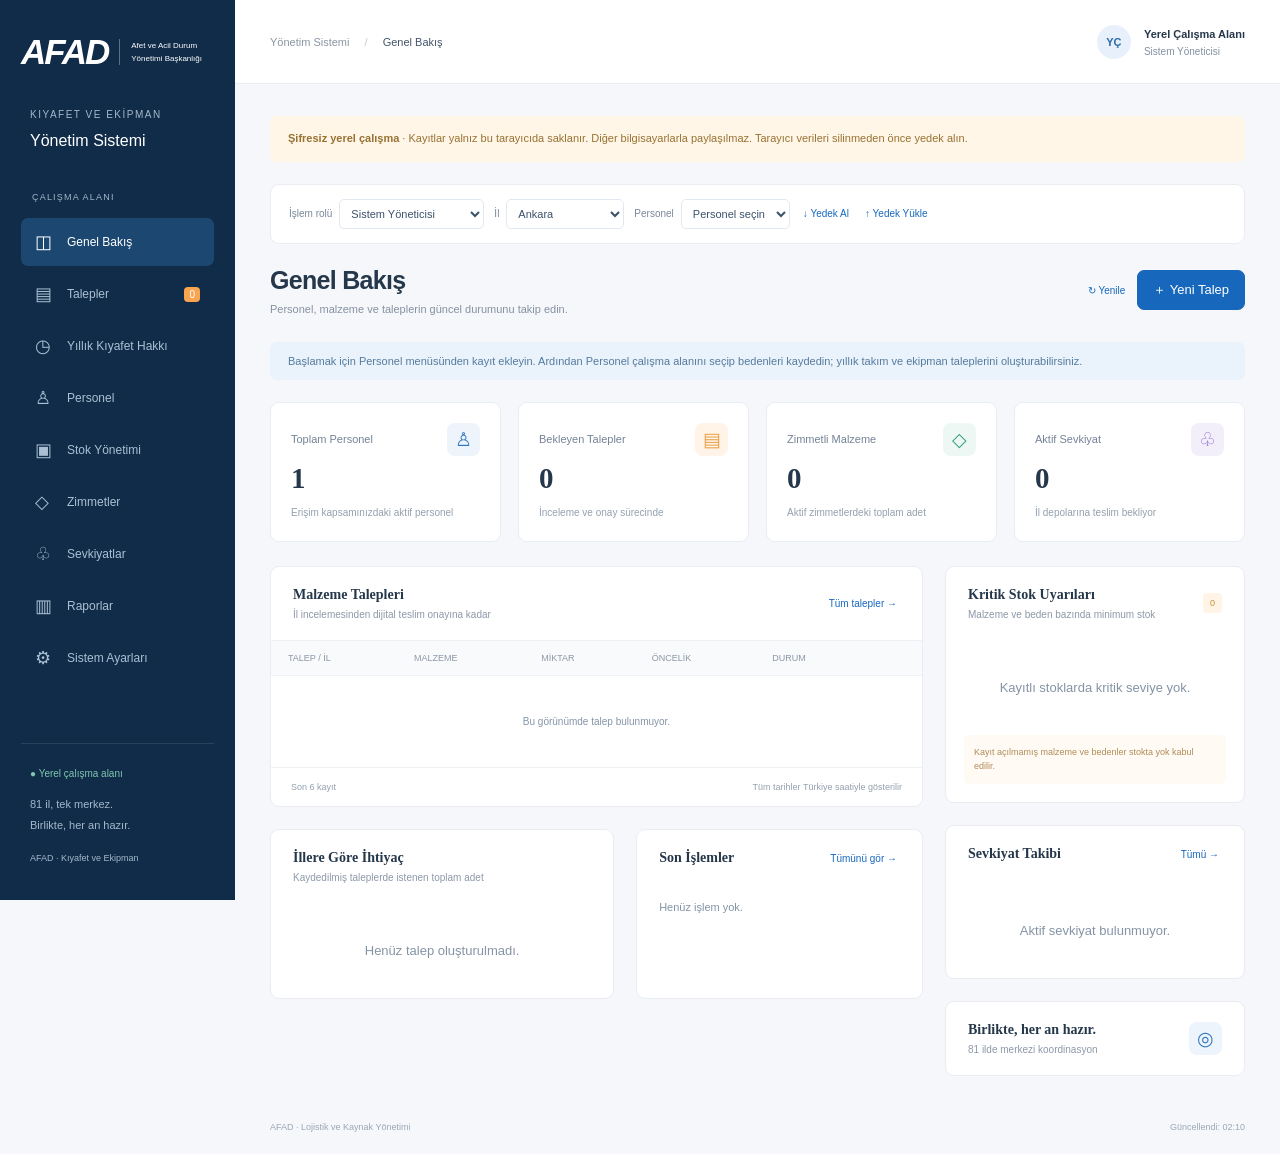
<file: index.html>
<!doctype html><html lang="tr"><head><meta charset="utf-8"><meta name="viewport" content="width=device-width,initial-scale=1"><meta name="description" content="AFAD personel kıyafet, ekipman, stok ve zimmet yönetimi"><title>AFAD · Kıyafet ve Ekipman Yönetimi</title><link rel="stylesheet" href="./static/style.css?v=local-2"></head><body data-local-mode="true"><div id="login-view" class="login-wrap" hidden></div><div id="app" hidden><aside><a class="brand" href="./">AFAD<span>Afet ve Acil Durum<br>Yönetimi Başkanlığı</span></a><div class="system">KIYAFET VE EKİPMAN<br><b>Yönetim Sistemi</b></div><small>ÇALIŞMA ALANI</small><nav id="nav" aria-label="Ana menü"></nav><div class="aside-bottom"><div class="online">● Yerel çalışma alanı</div><p>81 il, tek merkez.<br>Birlikte, her an hazır.</p><small>AFAD · Kıyafet ve Ekipman</small></div></aside><div class="shell"><header><div class="crumb">Yönetim Sistemi <span>/</span> <b id="crumb">Genel Bakış</b></div><div class="head-right"><div class="avatar" id="avatar"></div><div><b id="user-name"></b><small id="user-role"></small></div><button data-action="password" class="link">Parola</button><button data-action="logout" class="link">Çıkış</button></div></header><main id="main" aria-live="polite"></main><footer><span>AFAD · Lojistik ve Kaynak Yönetimi</span><span id="updated"></span></footer></div></div><dialog id="modal" aria-labelledby="dialog-title"></dialog><div id="toast" role="status"></div><script src="./static/local-store.js?v=local-2" defer></script><script src="./static/app.js?v=local-2" defer></script></body></html>
</file>
<file: static/style.css>
:root{--blue:#1768bd;--navy:#102e4b;--muted:#7c8798;--line:#e9edf2;--bg:#f5f7fa}*{box-sizing:border-box}body{margin:0;background:var(--bg);font:13px 'DM Sans',Arial,sans-serif;color:#25374a}button,input,select,textarea{font:inherit}button,a,select{cursor:pointer}button{border:1px solid #dfe5ed;border-radius:7px;background:white;padding:10px 15px;color:#42546a}button:hover{background:#f0f5fb}a{text-decoration:none;color:inherit}aside{position:fixed;inset:0 auto 0 0;width:235px;background:#102c49;color:#a5b8cb;padding:32px 21px;display:flex;flex-direction:column}.brand{display:flex;gap:11px;align-items:center;color:white;font:bold italic 35px Arial;letter-spacing:-2px}.brand span{font:8px/1.65 Arial;letter-spacing:0;border-left:1px solid #5b7187;padding-left:11px}.system{font-size:10px;letter-spacing:1.5px;line-height:2;margin:33px 9px 35px}.system b{font-size:16px;color:#fff;letter-spacing:0;font-weight:500}aside small{font-size:9px;letter-spacing:1.2px;margin:0 11px 12px}nav button{display:flex;align-items:center;gap:12px;width:100%;margin:4px 0;padding:13px 14px;color:#abc0d4;background:transparent;border:0;text-align:left;font-size:12px}nav button.active{background:#1c4770;color:white}nav button:hover{background:#193c5d}nav button span{font-size:18px;width:20px}nav em{margin-left:auto;background:#f9a451;color:#fff;font-size:10px;font-style:normal;border-radius:4px;padding:2px 5px}.aside-bottom{margin-top:auto;padding:20px 9px 0;border-top:1px solid #29415b;font-size:11px;line-height:1.9}.aside-bottom small{margin:0;font-size:9px;letter-spacing:0}.online{color:#80c7b0;font-size:10px}.shell{margin-left:235px}header{height:84px;background:white;border-bottom:1px solid var(--line);padding:0 35px;display:flex;align-items:center;justify-content:space-between}.crumb{font-size:11px;color:#8995a3}.crumb span{margin:0 12px;color:#c5ccd5}.crumb b{color:#44546a;font-weight:500}.head-right{display:flex;gap:13px;align-items:center}.head-right b{font-size:11px}.head-right select{display:block;border:0;color:#8291a1;font-size:10px;background:white;padding:3px 0}.demo{font-size:9px;color:#7a899b;border:1px solid #e6ebf1;padding:5px 8px;border-radius:4px}.avatar{background:#e8f1fb;color:#2969a5;border-radius:50%;width:34px;height:34px;display:grid;place-items:center;font-weight:700;font-size:11px}.icon{position:relative;border:0;font-size:21px;margin-right:10px}.icon i{position:absolute;right:14px;top:9px;width:5px;height:5px;background:#ee8d51;border-radius:50%}main{padding:32px 35px 24px;max-width:1600px;margin:auto}.title-row{display:flex;justify-content:space-between;align-items:center;margin-bottom:27px}h1{font:800 25px Manrope,Arial;margin:0 0 8px;letter-spacing:-.7px}.subtitle{margin:0;color:#8591a0;font-size:11px}.actions{display:flex;gap:9px}.primary{background:var(--blue);border-color:var(--blue);color:#fff}.primary:hover{background:#12579f}.date{font-size:11px;padding:10px 14px}.stats{display:grid;grid-template-columns:repeat(4,1fr);gap:17px;margin-bottom:24px}.stat{background:white;border:1px solid var(--line);border-radius:9px;padding:20px}.stat-top{display:flex;align-items:center;justify-content:space-between;color:#748396;font-size:11px}.stat-icon{width:33px;height:33px;display:grid;place-items:center;border-radius:8px;font-size:19px;color:#3379bf;background:#edf4fc}.stat:nth-child(2) .stat-icon{background:#fff4e7;color:#eaa149}.stat:nth-child(3) .stat-icon{background:#edf8f4;color:#369d79}.stat:nth-child(4) .stat-icon{background:#f2effb;color:#8c6dcc}.number{font:800 29px Manrope;margin:6px 0 10px}.stat-note{font-size:10px;color:#93a0af}.green{color:#3b9a78}.orange{color:#d89037}.grid{display:grid;grid-template-columns:minmax(0,1fr) 300px;gap:22px}.card{background:white;border:1px solid var(--line);border-radius:9px;overflow:hidden;margin-bottom:22px}.card-head{padding:20px 22px;display:flex;justify-content:space-between;align-items:center}.card h2{font:800 14px Manrope;margin:0}.card-head p{font-size:10px;color:#8c98a8;margin:6px 0 0}.link{border:0;color:var(--blue);padding:3px;font-size:10px;background:none}.tabs{display:flex;gap:23px;border-bottom:1px solid var(--line);padding:0 22px}.tab{background:none;border:0;border-radius:0;padding:0 0 13px;font-size:11px;color:#8693a2}.tab.selected{border-bottom:2px solid var(--blue);color:var(--blue)}.tab span{font-size:9px;background:#f0f3f7;padding:2px 5px;border-radius:4px;margin-left:4px}.toolbar{padding:15px 20px;display:flex;justify-content:space-between;gap:10px}.search{border:1px solid #e5eaf0;border-radius:6px;padding:9px 12px;width:250px;font-size:10px;background:#fff}.toolbar select{border:1px solid #e5eaf0;padding:8px;border-radius:5px;background:#fff;color:#788799;font-size:10px}table{width:100%;border-collapse:collapse;text-align:left}th{background:#f9fafc;color:#8a96a5;font-size:9px;font-weight:500;padding:12px 17px;border-block:1px solid #eef1f5}td{padding:15px 17px;border-bottom:1px solid #f0f3f6;font-size:10px;white-space:nowrap}td b{font-size:10px;font-weight:600}td small{display:block;color:#95a0ae;font-size:9px;margin-top:4px}.request-id{color:#527da3;font-size:9px}.badge{display:inline-block;border-radius:4px;padding:5px 7px;font-size:9px;background:#fff4e5;color:#c88e37}.badge.Onaylandı,.badge.Teslim{background:#eaf6f1;color:#388f71}.badge.Sevkiyatta{background:#edf3fd;color:#447cc0}.badge.Reddedildi{background:#fdeeed;color:#c96662}.priority{font-size:9px}.dot{display:inline-block;width:5px;height:5px;background:#e49454;border-radius:50%;margin-right:5px}.dot.normal{background:#65a0ca}.row-action{border:0;background:none;padding:0;font-size:17px;color:#8795a4}.table-foot{padding:14px 20px;display:flex;justify-content:space-between;color:#93a0ae;font-size:9px}.pages button{font-size:9px;padding:4px 7px;margin-left:4px}.pages .current{background:#edf4fd;color:var(--blue);border-color:#edf4fd}.stock-item{padding:0 21px 19px}.stock-line{display:flex;justify-content:space-between;font-size:10px;margin-bottom:9px}.stock-line small{color:#a0a9b4;font-size:9px}.bar{height:5px;background:#f0f2f5;border-radius:3px}.bar i{display:block;height:100%;border-radius:3px;background:#eca867}.stock-bottom{display:flex;justify-content:space-between;color:#9aa6b4;font-size:9px;margin-top:7px}.stock-bottom b{color:#d79552;font-weight:500}.card-note{font-size:9px;background:#fffbf4;margin:0 18px 18px;padding:10px;border-radius:5px;color:#af8b57;line-height:1.6}.shipment{padding:0 21px 18px;display:flex;gap:12px}.truck{background:#eff5fc;border-radius:7px;width:33px;height:33px;display:grid;place-items:center;color:#4783bc}.shipment b{font-size:10px}.shipment p{font-size:9px;color:#97a3b1;margin:5px 0}.shipment .badge{font-size:8px;padding:3px 5px}.bottom-grid{display:grid;grid-template-columns:1.2fr 1fr;gap:22px}.chart{height:140px;display:flex;align-items:end;justify-content:space-around;margin:0 22px 22px;border-bottom:1px solid #edf0f5;gap:16px}.chart-col{height:100%;flex:1;display:flex;flex-direction:column;justify-content:end;align-items:center;position:relative}.chart-col i{width:65%;background:#d9e8f8;border-radius:4px 4px 0 0;min-height:10px}.chart-col:nth-child(2) i{background:#2473c4}.chart-col small{font-size:9px;position:absolute;bottom:-19px;color:#8998a9}.chart-col b{font-size:9px;color:#7c91a8;margin-bottom:5px}.activities{padding:0 22px 6px}.activity{display:flex;gap:12px;margin-bottom:16px}.activity i{width:7px;height:7px;border-radius:50%;background:#6c9fd2;margin-top:4px;flex-shrink:0}.activity p{font-size:10px;margin:0;line-height:1.5}.activity small{font-size:9px;color:#a1abb8}footer{padding:0 35px 22px;display:flex;justify-content:space-between;color:#9aa7b7;font-size:9px}footer b{color:#6ba68d;margin-left:14px;font-weight:400}dialog{border:0;border-radius:12px;padding:28px;width:540px;max-width:94vw;box-shadow:0 20px 100px #0b21383b}dialog::backdrop{background:#0c23385e}dialog h2{margin:0 0 8px;font:800 19px Manrope}dialog p{color:#8592a3;font-size:12px;line-height:1.7}.field{margin:16px 0}.field label{display:block;font-size:11px;margin-bottom:6px}.field input,.field select,.field textarea{width:100%;border:1px solid #dce3ed;border-radius:6px;padding:10px;background:#fff}.modal-actions{display:flex;justify-content:end;gap:8px;margin-top:22px}.empty{padding:40px;text-align:center;color:#8494a6}#toast{display:none;position:fixed;bottom:25px;right:30px;background:#183f5f;color:white;padding:14px 22px;border-radius:8px;z-index:5}.profile{padding:25px;display:grid;grid-template-columns:repeat(3,1fr);gap:24px}.profile small{display:block;color:#94a1b1;margin-bottom:6px}.notice{background:#eaf2fb;color:#547b9e;padding:13px 18px;border-radius:7px;font-size:11px;margin-bottom:22px}@media(min-width:1500px){main{padding-top:40px}.stat{padding:24px}td{padding:19px 20px}}@media(max-width:1150px){aside{width:200px;padding:25px 14px}.shell{margin-left:200px}main{padding:25px 20px}.grid{grid-template-columns:minmax(0,1fr)}.right-col{display:grid;grid-template-columns:1fr 1fr;gap:20px}.stats{gap:10px}.stat{padding:15px}header{padding:0 20px}.card{overflow:auto}}@media(max-width:700px){aside{position:static;width:100%;padding:15px}.brand{font-size:28px}.system,aside>small,.aside-bottom{display:none}nav{display:flex;overflow:auto;margin-top:15px}nav button{white-space:nowrap;width:auto;flex-shrink:0;padding:10px}.shell{margin:0}header{height:70px}.crumb,.demo{display:none}.head-right{margin-left:auto}main{padding:24px 15px}.title-row{align-items:start;gap:12px}h1{font-size:21px}.actions .date{display:none}.stats{grid-template-columns:1fr 1fr}.number{font-size:25px}.right-col,.bottom-grid{display:block}.toolbar{flex-wrap:wrap}.search{width:100%}footer{padding:0 15px 20px;gap:20px}.profile{grid-template-columns:1fr 1fr}}
[hidden]{display:none!important}.login-wrap{min-height:100vh;display:grid;place-items:center;background:linear-gradient(140deg,#102c49,#1b5480);padding:25px}.login-card{width:420px;max-width:100%;background:#fff;padding:35px;border-radius:12px;box-shadow:0 15px 70px #001c354d}.login-brand{font:bold italic 38px Arial;color:#1768bd;margin-bottom:25px}.login-card h1{font-size:22px}.login-card p{color:#7d8b9b;line-height:1.7;font-size:12px}.login-card button{width:100%}.form-error{color:#b54747;line-height:1.6;font-size:12px;min-height:18px}.head-right small{display:block;font-size:10px;color:#8291a1;margin-top:5px}.field textarea{min-height:85px;resize:vertical}.form-grid{display:grid;grid-template-columns:1fr 1fr;gap:0 15px}.field.full{grid-column:1/-1}.wide-dialog{width:760px}dialog{max-height:90vh;overflow:auto}.table-wrap{overflow:auto}.field input[type=checkbox]{width:auto}.table-check{width:16px;height:16px}td .badge{white-space:normal;max-width:130px}button:disabled{opacity:.55;cursor:wait}.badge.HQ_REVIEW,.badge.PROVINCE_REVIEW,.badge.SUBMITTED{background:#fff4e5;color:#ae782d}.badge.APPROVED,.badge.CONFIRMED,.badge.FULFILLED,.badge.RECEIVED{background:#eaf6f1;color:#388f71}.badge.SHIPPED,.badge.PENDING{background:#edf3fd;color:#447cc0}.badge.REJECTED,.badge.LOST,.badge.DAMAGED{background:#fdeeed;color:#bd5e58}.badge.PARTIAL_COMPLETED,.badge.WORN{background:#f7f0e4;color:#af813f}.badge.RETURNED{background:#f0f2f5;color:#718092}.details{display:grid;grid-template-columns:1fr 1fr;gap:18px;padding:18px 0}.details small{display:block;color:#96a3b2;margin-bottom:6px}.hint{font-size:11px;color:#8293a5;line-height:1.7}.card-pad{padding:0 22px 22px}.stat-note{line-height:1.6}.btn-row{display:flex;flex-wrap:wrap;gap:8px}.report-grid{display:grid;grid-template-columns:repeat(3,1fr);gap:18px}.report-grid .card{padding:23px;line-height:1.8}.report-grid h2{margin-bottom:10px}.report-grid p{color:#8b97a8;font-size:11px;min-height:35px}.summary-grid{display:grid;grid-template-columns:1fr 1fr;gap:20px}.recent-title{font-size:11px;font-weight:500}.inline-controls{display:flex;gap:10px;align-items:center;flex-wrap:wrap}.toolbar .search{flex:1;min-width:180px}.table-foot{align-items:center}h3{font-size:13px}a.link{display:inline-block}input:focus,select:focus,textarea:focus,button:focus-visible{outline:2px solid #5c9adb;outline-offset:2px}.busy{padding:70px;text-align:center;color:#7d8c9d}@media(max-width:800px){.report-grid{grid-template-columns:1fr 1fr}.summary-grid{grid-template-columns:1fr}}@media(max-width:550px){.report-grid,.form-grid,.details{grid-template-columns:1fr}.head-right{gap:8px}.head-right .avatar{display:none}.title-row .actions{flex-shrink:0}.title-row{flex-wrap:wrap}.demo{display:none}.field.full{grid-column:auto}}
.chart-col .bar-0{height:5px}.chart-col .bar-1{height:10px}.chart-col .bar-2{height:20px}.chart-col .bar-3{height:30px}.chart-col .bar-4{height:40px}.chart-col .bar-5{height:50px}.chart-col .bar-6{height:60px}.chart-col .bar-7{height:70px}.chart-col .bar-8{height:80px}.chart-col .bar-9{height:90px}.chart-col .bar-10{height:100px}.chart-spacer{height:15px}.wrap-cell{white-space:normal;min-width:150px;max-width:350px;overflow-wrap:anywhere}
.local-workspace{padding:14px 18px}.local-workspace label{font-size:10px;color:#788799;display:flex;align-items:center;gap:7px}.local-workspace select{border:1px solid #e2e8ef;background:white;border-radius:5px;padding:7px;max-width:200px;color:#3b526b;font-size:11px}.local-notice{line-height:1.8;background:#fff6e7;color:#987133}
</file>
